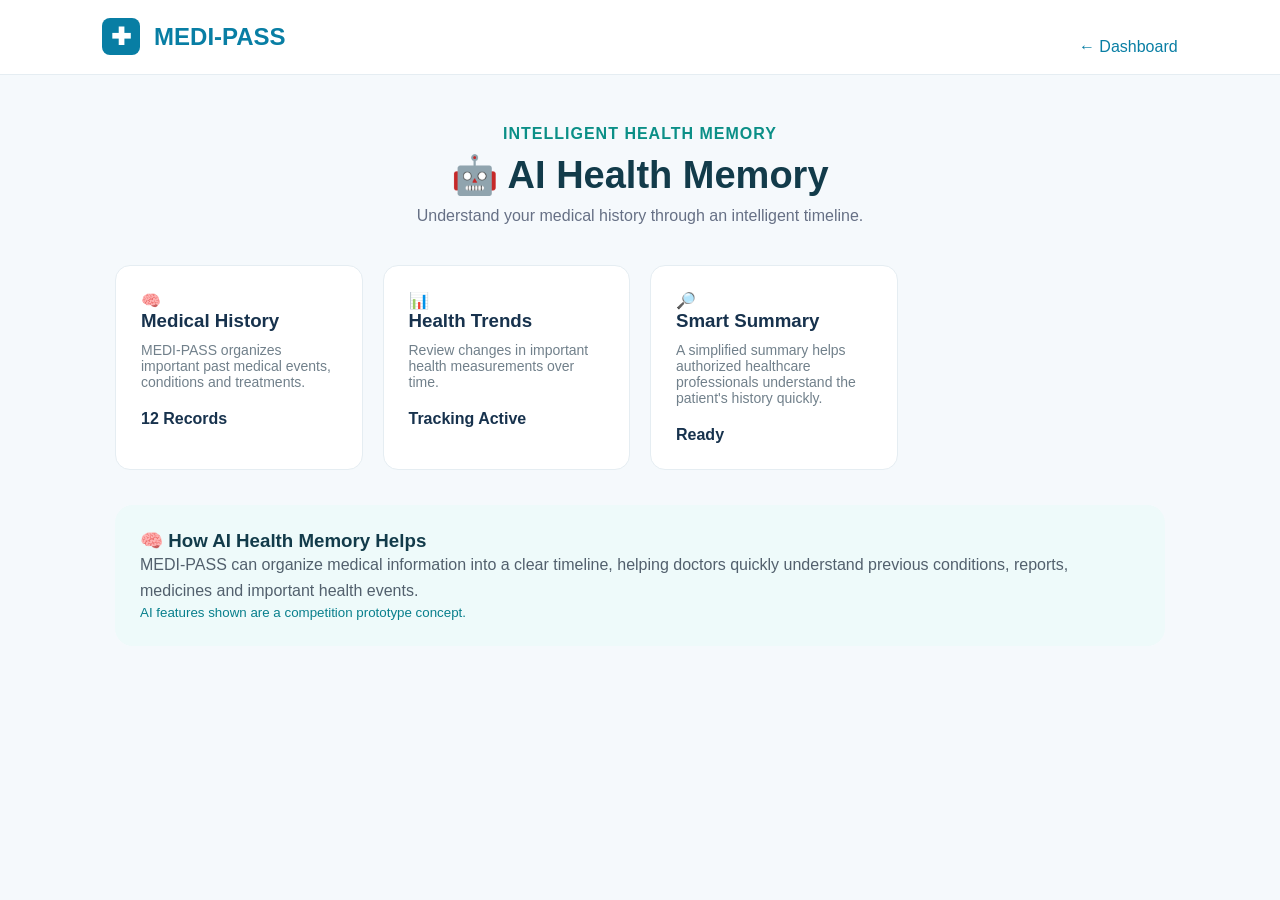
<file: ai-memory.html>
<!DOCTYPE html>
<html lang="en">

<head>
    <meta charset="UTF-8">
    <meta name="viewport" content="width=device-width, initial-scale=1.0">

    <title>MEDI-PASS | AI Health Memory</title>

    <link rel="stylesheet" href="style.css">
</head>

<body>

    <header class="navbar">

        <div class="logo">
            <span>✚</span> MEDI-PASS
        </div>

        <a href="dashboard.html" class="back-button">
            ← Dashboard
        </a>

    </header>


    <main class="vitals-page">

        <div class="vitals-header">

            <p>INTELLIGENT HEALTH MEMORY</p>

            <h1>🤖 AI Health Memory</h1>

            <span>
                Understand your medical history through an intelligent timeline.
            </span>

        </div>


        <section class="dashboard-grid">

            <div class="dashboard-card">

                <div class="card-icon">🧠</div>

                <h3>Medical History</h3>

                <p>
                    MEDI-PASS organizes important past medical events,
                    conditions and treatments.
                </p>

                <strong>12 Records</strong>

            </div>


            <div class="dashboard-card">

                <div class="card-icon">📊</div>

                <h3>Health Trends</h3>

                <p>
                    Review changes in important health measurements
                    over time.
                </p>

                <strong>Tracking Active</strong>

            </div>


            <div class="dashboard-card">

                <div class="card-icon">🔎</div>

                <h3>Smart Summary</h3>

                <p>
                    A simplified summary helps authorized healthcare
                    professionals understand the patient's history quickly.
                </p>

                <strong>Ready</strong>

            </div>

        </section>


        <section class="vital-note">

            <h3>🧠 How AI Health Memory Helps</h3>

            <p>
                MEDI-PASS can organize medical information into a
                clear timeline, helping doctors quickly understand
                previous conditions, reports, medicines and important
                health events.
            </p>

            <small>
                AI features shown are a competition prototype concept.
            </small>

        </section>

    </main>

</body>

</html>
</file>
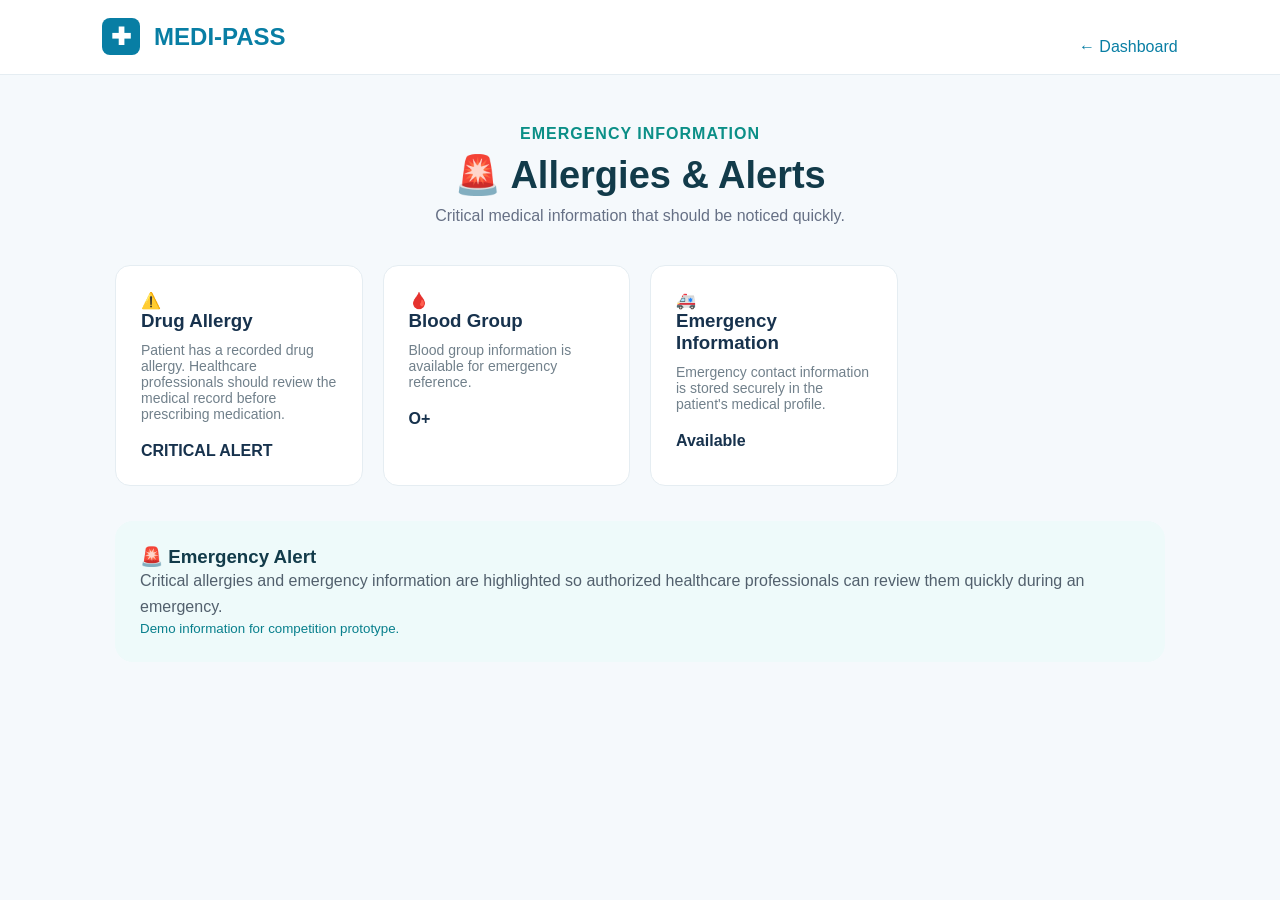
<file: allergies.html>
<!DOCTYPE html>
<html lang="en">

<head>
    <meta charset="UTF-8">
    <meta name="viewport" content="width=device-width, initial-scale=1.0">

    <title>MEDI-PASS | Allergies & Alerts</title>

    <link rel="stylesheet" href="style.css">
</head>

<body>

    <header class="navbar">

        <div class="logo">
            <span>✚</span> MEDI-PASS
        </div>

        <a href="dashboard.html" class="back-button">
            ← Dashboard
        </a>

    </header>


    <main class="vitals-page">

        <div class="vitals-header">

            <p>EMERGENCY INFORMATION</p>

            <h1>🚨 Allergies & Alerts</h1>

            <span>
                Critical medical information that should be noticed quickly.
            </span>

        </div>


        <section class="dashboard-grid">

            <div class="dashboard-card">

                <div class="card-icon">⚠️</div>

                <h3>Drug Allergy</h3>

                <p>
                    Patient has a recorded drug allergy.
                    Healthcare professionals should review the
                    medical record before prescribing medication.
                </p>

                <strong>CRITICAL ALERT</strong>

            </div>


            <div class="dashboard-card">

                <div class="card-icon">🩸</div>

                <h3>Blood Group</h3>

                <p>
                    Blood group information is available for
                    emergency reference.
                </p>

                <strong>O+</strong>

            </div>


            <div class="dashboard-card">

                <div class="card-icon">🚑</div>

                <h3>Emergency Information</h3>

                <p>
                    Emergency contact information is stored
                    securely in the patient's medical profile.
                </p>

                <strong>Available</strong>

            </div>

        </section>


        <section class="vital-note">

            <h3>🚨 Emergency Alert</h3>

            <p>
                Critical allergies and emergency information are
                highlighted so authorized healthcare professionals
                can review them quickly during an emergency.
            </p>

            <small>
                Demo information for competition prototype.
            </small>

        </section>

    </main>

</body>

</html>
</file>
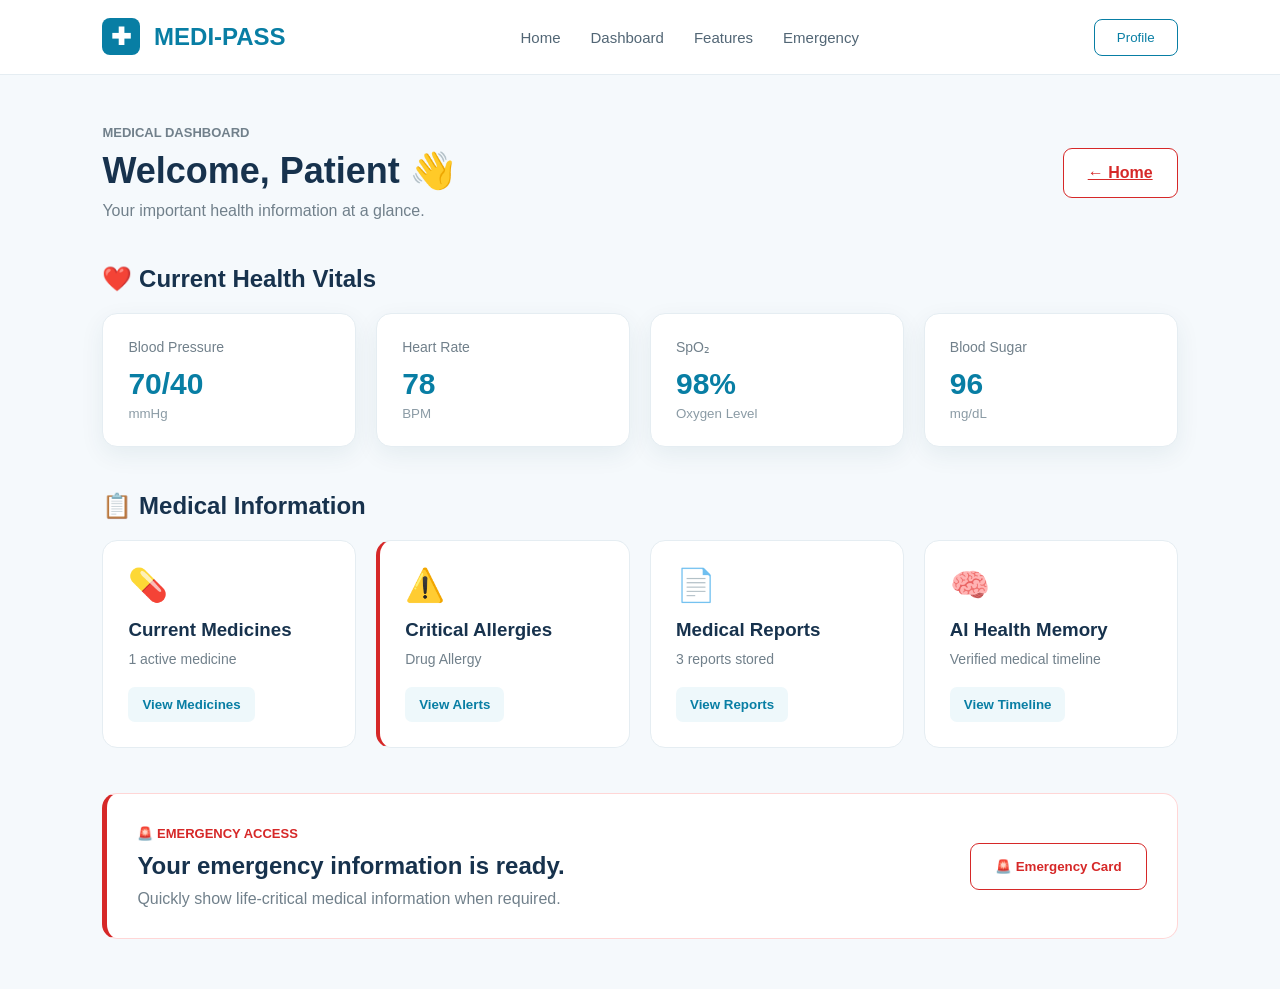
<file: dashboard.html>
<!DOCTYPE html>
<html lang="en">

<head>
    <meta charset="UTF-8">
    <meta name="viewport" content="width=device-width, initial-scale=1.0">

    <title>MEDI-PASS | Dashboard</title>

    <link rel="stylesheet" href="style.css">
</head>

<body>

    <!-- NAVBAR -->
    <header class="navbar">

        <div class="logo">
            <span>✚</span> MEDI-PASS
        </div>

        <nav>
            <a href="index.html">Home</a>
            <a href="dashboard.html">Dashboard</a>
            <a href="index.html#features">Features</a>
            <a href="index.html#emergency">Emergency</a>
        </nav>

        <button class="login-btn" onclick="loginUser()">
            Profile
        </button>

    </header>


    <!-- DASHBOARD -->
    <main class="dashboard-page">

        <div class="dashboard-header">

            <div>
                <p class="dashboard-label">MEDICAL DASHBOARD</p>

               <h1>Welcome, <span id="patientName">Patient</span> 👋</h1>
                <p>
                    Your important health information at a glance.
                </p>
            </div>

            <a href="index.html" class="secondary-btn">
                ← Home
            </a>

        </div>


        <!-- VITALS -->
        <section class="dashboard-section">

            <h2>❤️ Current Health Vitals</h2>

            <div class="vitals-grid">

                <div class="vital-card">
                    <span>Blood Pressure</span>
                    <strong>70/40</strong>
                    <small>mmHg</small>
                </div>

                <div class="vital-card">
                    <span>Heart Rate</span>
                    <strong>78</strong>
                    <small>BPM</small>
                </div>

                <div class="vital-card">
                    <span>SpO₂</span>
                    <strong>98%</strong>
                    <small>Oxygen Level</small>
                </div>

                <div class="vital-card">
                    <span>Blood Sugar</span>
                    <strong>96</strong>
                    <small>mg/dL</small>
                </div>

            </div>

        </section>


        <!-- HEALTH INFORMATION -->
        <section class="dashboard-section">

            <h2>📋 Medical Information</h2>

            <div class="dashboard-grid">

                <div class="dashboard-card">

                    <div class="dashboard-icon">💊</div>

                    <h3>Current Medicines</h3>

                    <p>
                        1 active medicine
                    </p>

                    <button class="card-button">
                        View Medicines
                    </button>

                </div>


                <div class="dashboard-card alert-card">

                    <div class="dashboard-icon">⚠️</div>

                    <h3>Critical Allergies</h3>

                    <p>
                        Drug Allergy
                    </p>

                    <button class="card-button">
                        View Alerts
                    </button>

                </div>


                <div class="dashboard-card">

                    <div class="dashboard-icon">📄</div>

                    <h3>Medical Reports</h3>

                    <p>
                        3 reports stored
                    </p>

                    <button class="card-button">
                        View Reports
                    </button>

                </div>


                <div class="dashboard-card">

                    <div class="dashboard-icon">🧠</div>

                    <h3>AI Health Memory</h3>

                    <p>
                        Verified medical timeline
                    </p>

                    <button class="card-button">
                        View Timeline
                    </button>

                </div>

            </div>

        </section>


        <!-- EMERGENCY -->
        <section class="dashboard-emergency">

            <div>

                <span>🚨 EMERGENCY ACCESS</span>

                <h2>Your emergency information is ready.</h2>

                <p>
                    Quickly show life-critical medical information
                    when required.
                </p>

            </div>

            <button
                class="secondary-btn"
                onclick="emergencyCard()">

                🚨 Emergency Card

            </button>

        </section>

    </main>


    <script src="script.js"></script>
<script>
    const patientData = JSON.parse(
        localStorage.getItem("mediPassPatient")
    );

    if (patientData && patientData.name) {
        document.getElementById("patientName").textContent =
            patientData.name;
    }
</script>
</body>

</html>
</file>
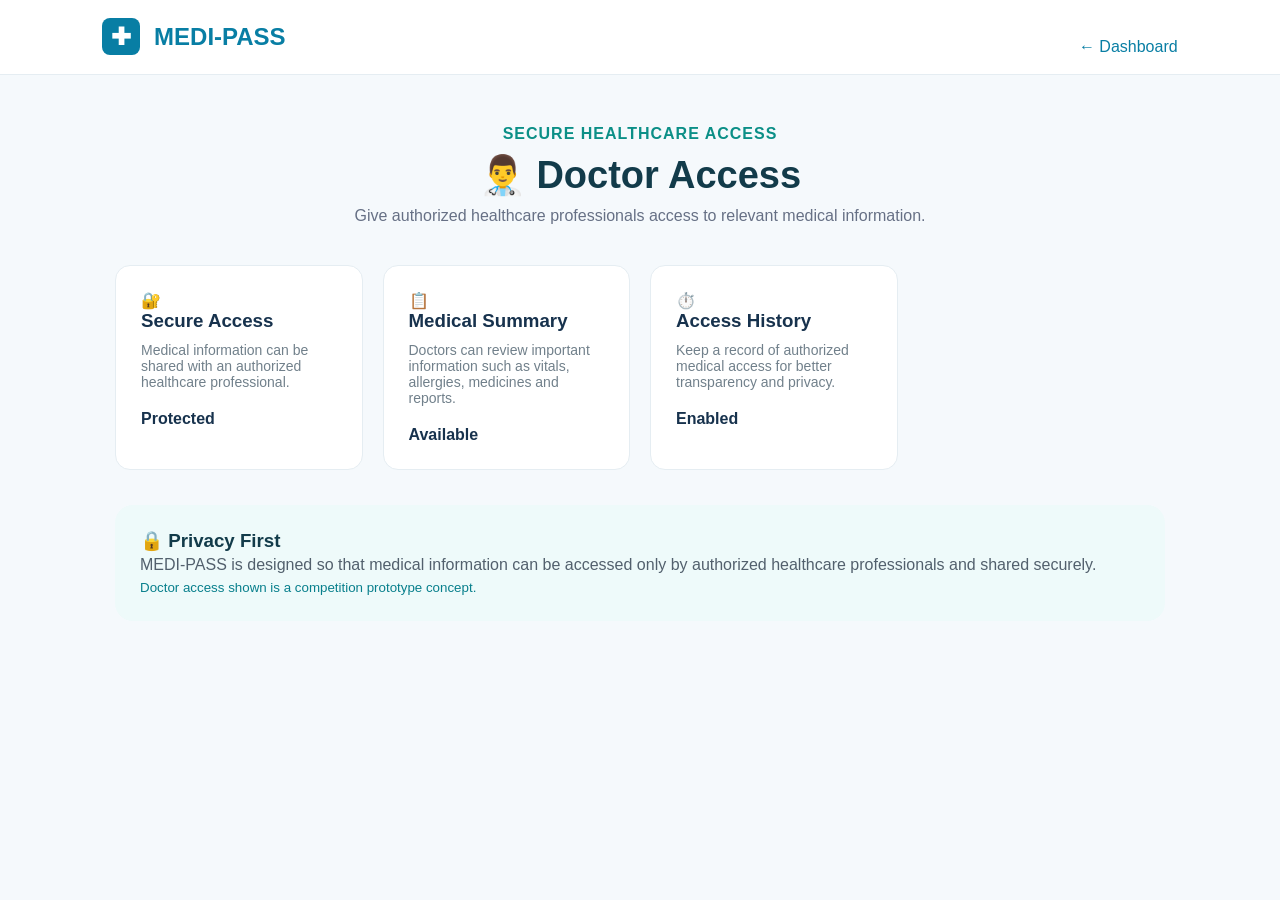
<file: doctor.html>
<!DOCTYPE html>
<html lang="en">

<head>
    <meta charset="UTF-8">
    <meta name="viewport" content="width=device-width, initial-scale=1.0">

    <title>MEDI-PASS | Doctor Access</title>

    <link rel="stylesheet" href="style.css">
</head>

<body>

    <header class="navbar">

        <div class="logo">
            <span>✚</span> MEDI-PASS
        </div>

        <a href="dashboard.html" class="back-button">
            ← Dashboard
        </a>

    </header>


    <main class="vitals-page">

        <div class="vitals-header">

            <p>SECURE HEALTHCARE ACCESS</p>

            <h1>👨‍⚕️ Doctor Access</h1>

            <span>
                Give authorized healthcare professionals access to relevant medical information.
            </span>

        </div>


        <section class="dashboard-grid">

            <div class="dashboard-card">

                <div class="card-icon">🔐</div>

                <h3>Secure Access</h3>

                <p>
                    Medical information can be shared with an
                    authorized healthcare professional.
                </p>

                <strong>Protected</strong>

            </div>


            <div class="dashboard-card">

                <div class="card-icon">📋</div>

                <h3>Medical Summary</h3>

                <p>
                    Doctors can review important information such as
                    vitals, allergies, medicines and reports.
                </p>

                <strong>Available</strong>

            </div>


            <div class="dashboard-card">

                <div class="card-icon">⏱️</div>

                <h3>Access History</h3>

                <p>
                    Keep a record of authorized medical access
                    for better transparency and privacy.
                </p>

                <strong>Enabled</strong>

            </div>

        </section>


        <section class="vital-note">

            <h3>🔒 Privacy First</h3>

            <p>
                MEDI-PASS is designed so that medical information
                can be accessed only by authorized healthcare
                professionals and shared securely.
            </p>

            <small>
                Doctor access shown is a competition prototype concept.
            </small>

        </section>

    </main>

</body>

</html>
</file>
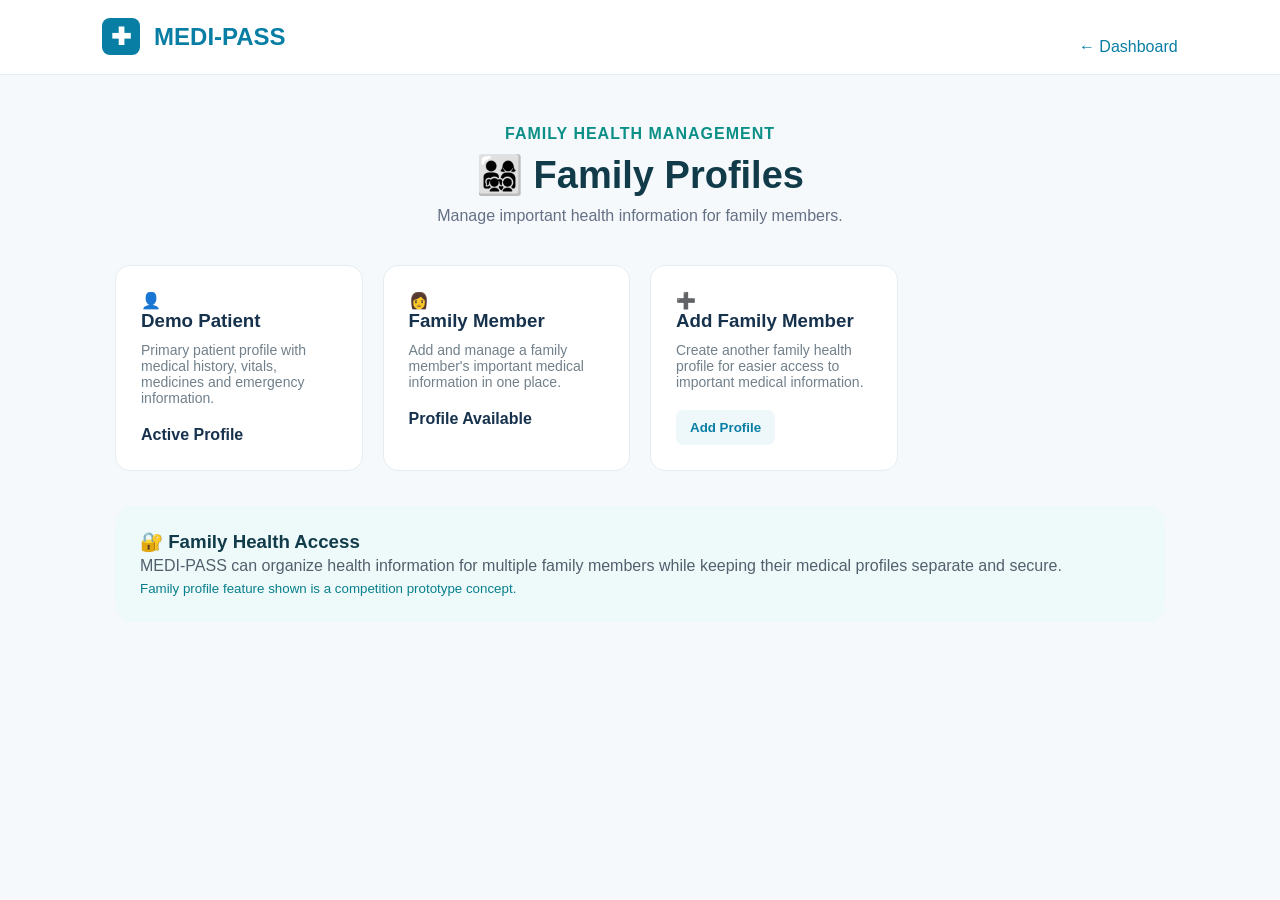
<file: family.html>
<!DOCTYPE html>
<html lang="en">

<head>
    <meta charset="UTF-8">
    <meta name="viewport" content="width=device-width, initial-scale=1.0">

    <title>MEDI-PASS | Family Profiles</title>

    <link rel="stylesheet" href="style.css">
</head>

<body>

    <header class="navbar">

        <div class="logo">
            <span>✚</span> MEDI-PASS
        </div>

        <a href="dashboard.html" class="back-button">
            ← Dashboard
        </a>

    </header>


    <main class="vitals-page">

        <div class="vitals-header">

            <p>FAMILY HEALTH MANAGEMENT</p>

            <h1>👨‍👩‍👧‍👦 Family Profiles</h1>

            <span>
                Manage important health information for family members.
            </span>

        </div>


        <section class="dashboard-grid">

            <div class="dashboard-card">

                <div class="card-icon">👤</div>

                <h3>Demo Patient</h3>

                <p>
                    Primary patient profile with medical history,
                    vitals, medicines and emergency information.
                </p>

                <strong>Active Profile</strong>

            </div>


            <div class="dashboard-card">

                <div class="card-icon">👩</div>

                <h3>Family Member</h3>

                <p>
                    Add and manage a family member's important
                    medical information in one place.
                </p>

                <strong>Profile Available</strong>

            </div>


            <div class="dashboard-card">

                <div class="card-icon">➕</div>

                <h3>Add Family Member</h3>

                <p>
                    Create another family health profile for
                    easier access to important medical information.
                </p>

                <button class="card-button">
                    Add Profile
                </button>

            </div>

        </section>


        <section class="vital-note">

            <h3>🔐 Family Health Access</h3>

            <p>
                MEDI-PASS can organize health information for
                multiple family members while keeping their
                medical profiles separate and secure.
            </p>

            <small>
                Family profile feature shown is a competition prototype concept.
            </small>

        </section>

    </main>

</body>

</html>
</file>
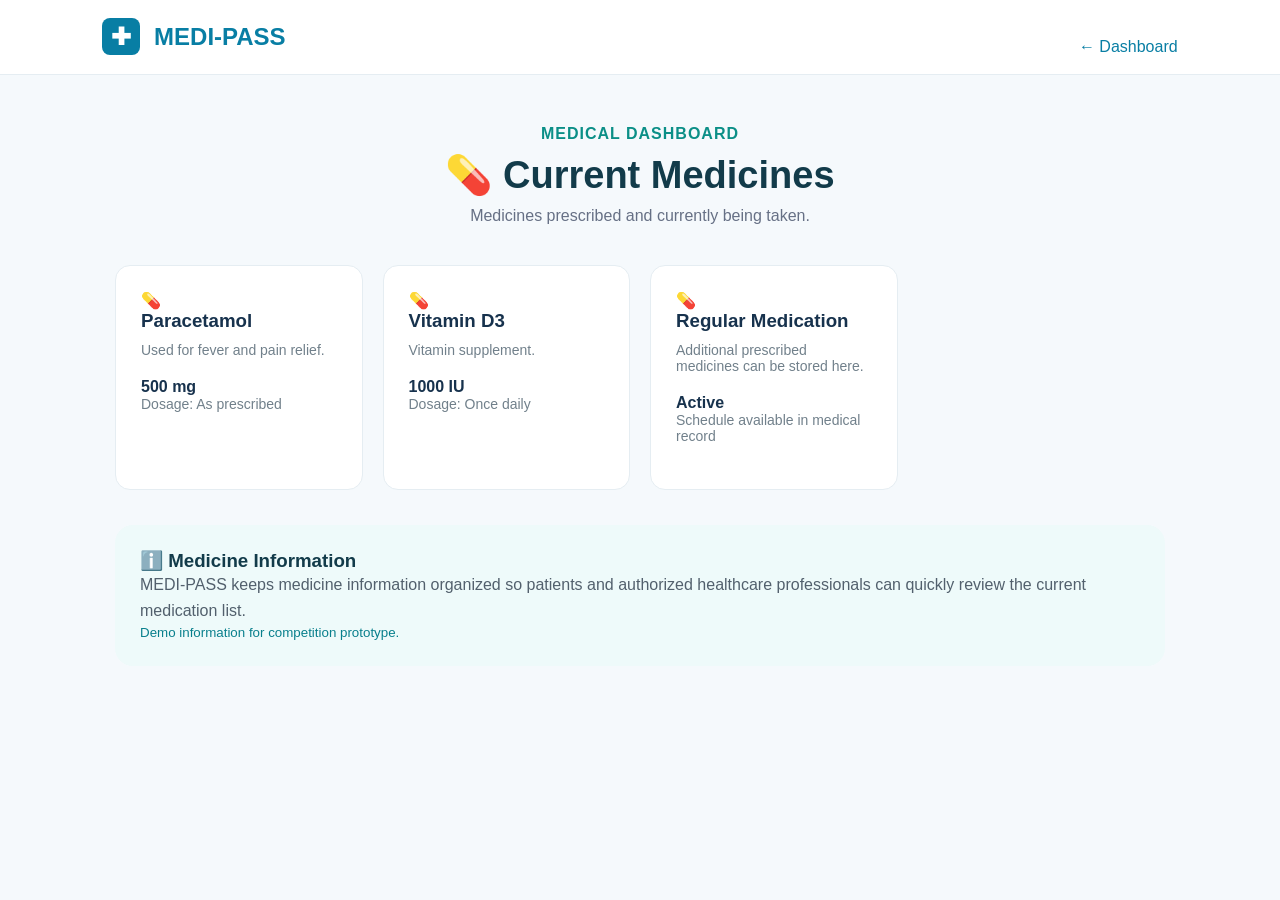
<file: medicines.html>
<!DOCTYPE html>
<html lang="en">

<head>
    <meta charset="UTF-8">
    <meta name="viewport" content="width=device-width, initial-scale=1.0">

    <title>MEDI-PASS | Medicines</title>

    <link rel="stylesheet" href="style.css">
</head>

<body>

    <header class="navbar">

        <div class="logo">
            <span>✚</span> MEDI-PASS
        </div>

        <a href="dashboard.html" class="back-button">
            ← Dashboard
        </a>

    </header>


    <main class="vitals-page">

        <div class="vitals-header">

            <p>MEDICAL DASHBOARD</p>

            <h1>💊 Current Medicines</h1>

            <span>
                Medicines prescribed and currently being taken.
            </span>

        </div>


        <section class="dashboard-grid">

            <div class="dashboard-card">

                <div class="card-icon">💊</div>

                <h3>Paracetamol</h3>

                <p>
                    Used for fever and pain relief.
                </p>

                <strong>500 mg</strong>

                <p>Dosage: As prescribed</p>

            </div>


            <div class="dashboard-card">

                <div class="card-icon">💊</div>

                <h3>Vitamin D3</h3>

                <p>
                    Vitamin supplement.
                </p>

                <strong>1000 IU</strong>

                <p>Dosage: Once daily</p>

            </div>


            <div class="dashboard-card">

                <div class="card-icon">💊</div>

                <h3>Regular Medication</h3>

                <p>
                    Additional prescribed medicines can be stored here.
                </p>

                <strong>Active</strong>

                <p>Schedule available in medical record</p>

            </div>

        </section>


        <section class="vital-note">

            <h3>ℹ️ Medicine Information</h3>

            <p>
                MEDI-PASS keeps medicine information organized
                so patients and authorized healthcare professionals
                can quickly review the current medication list.
            </p>

            <small>
                Demo information for competition prototype.
            </small>

        </section>

    </main>

</body>

</html>
</file>
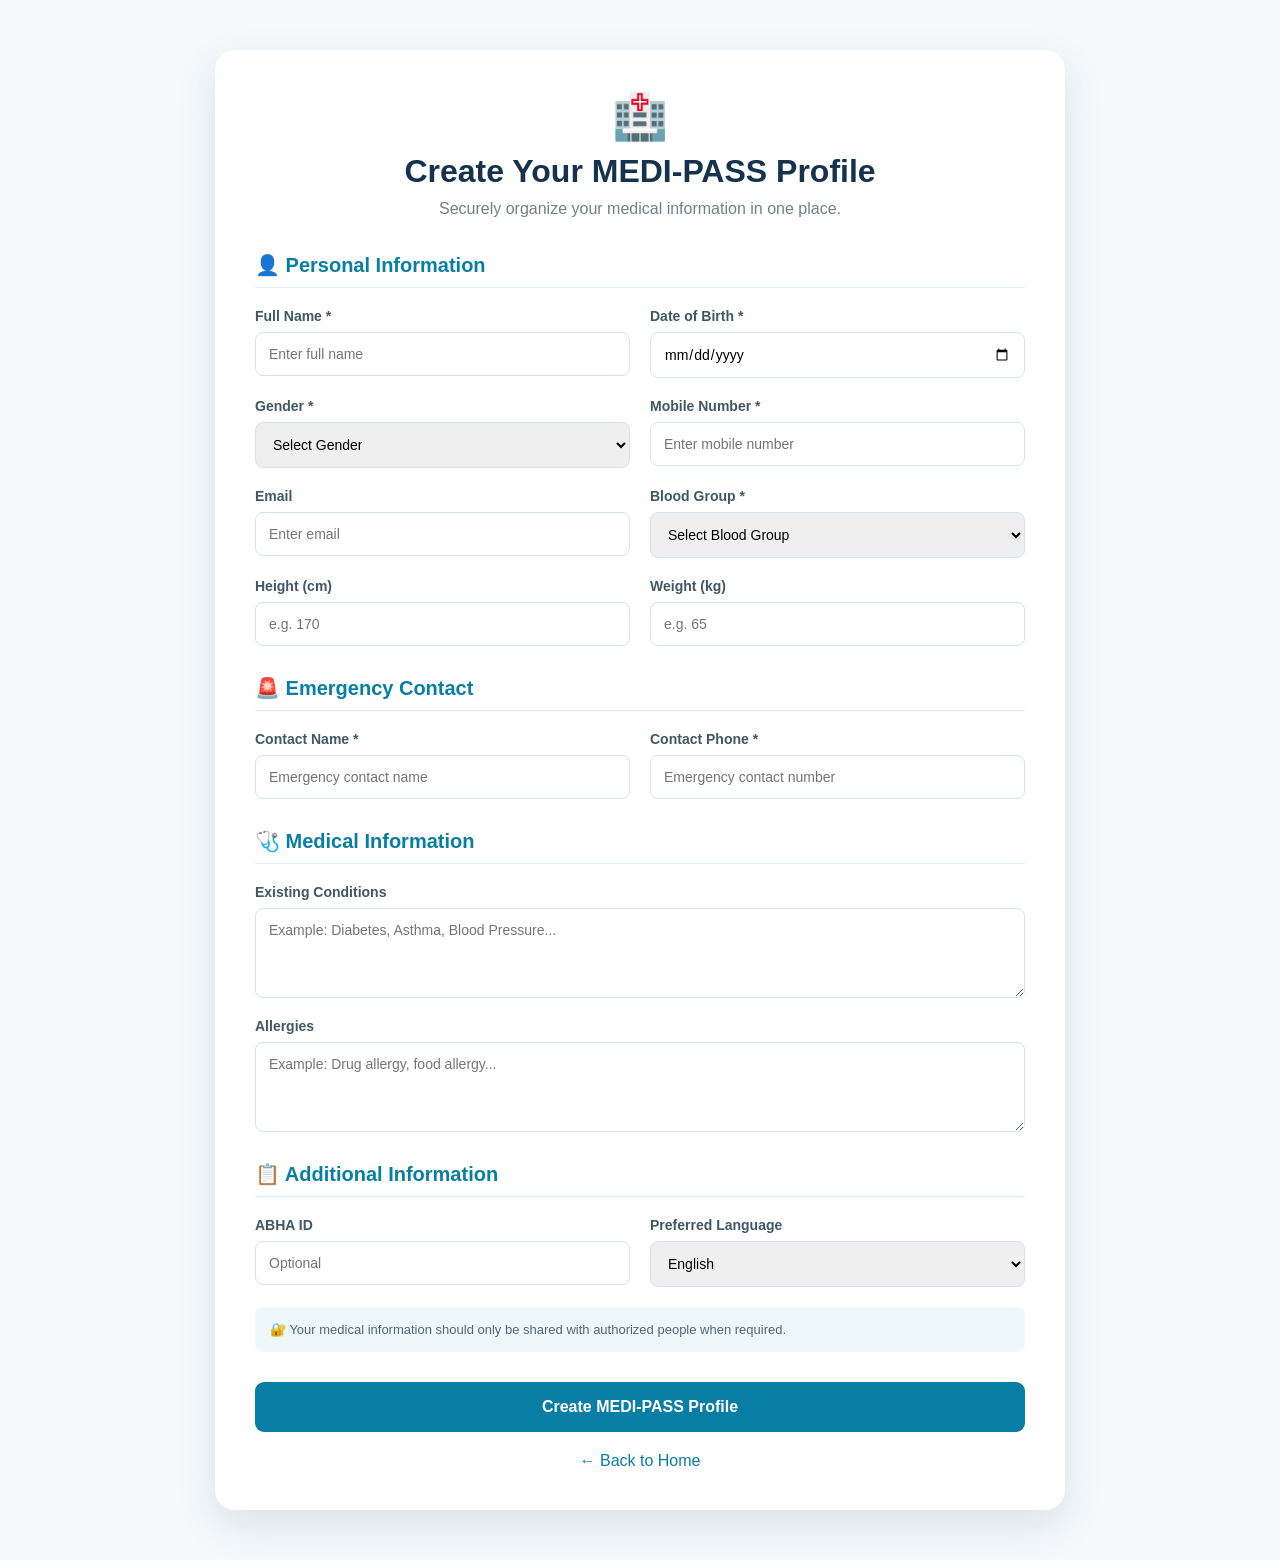
<file: register.html>
<!DOCTYPE html>
<html lang="en">

<head>
    <meta charset="UTF-8">
    <meta name="viewport" content="width=device-width, initial-scale=1.0">

    <title>MEDI-PASS | Patient Registration</title>

    <link rel="stylesheet" href="style.css">
</head>

<body>

    <section class="register-page">

        <div class="register-container">

            <div class="register-header">

                <div class="register-icon">🏥</div>

                <h1>Create Your MEDI-PASS Profile</h1>

                <p>
                    Securely organize your medical information in one place.
                </p>

            </div>


            <form onsubmit="registerPatient(event)">

                <!-- PERSONAL INFORMATION -->
                <div class="form-section">

                    <h2>👤 Personal Information</h2>

                    <div class="form-grid">

                        <div class="form-group">
                            <label>Full Name *</label>
                            <input
                                type="text"
                                id="name"
                                placeholder="Enter full name"
                                required>
                        </div>

                        <div class="form-group">
                            <label>Date of Birth *</label>
                            <input
                                type="date"
                                id="dob"
                                required>
                        </div>

                        <div class="form-group">
                            <label>Gender *</label>

                            <select id="gender" required>
                                <option value="">Select Gender</option>
                                <option>Male</option>
                                <option>Female</option>
                                <option>Other</option>
                            </select>
                        </div>

                        <div class="form-group">
                            <label>Mobile Number *</label>

                            <input
                                type="tel"
                                id="mobile"
                                placeholder="Enter mobile number"
                                required>
                        </div>

                        <div class="form-group">
                            <label>Email</label>

                            <input
                                type="email"
                                id="email"
                                placeholder="Enter email">
                        </div>

                        <div class="form-group">
                            <label>Blood Group *</label>

                            <select id="blood" required>
                                <option value="">Select Blood Group</option>
                                <option>A+</option>
                                <option>A-</option>
                                <option>B+</option>
                                <option>B-</option>
                                <option>AB+</option>
                                <option>AB-</option>
                                <option>O+</option>
                                <option>O-</option>
                            </select>
                        </div>

                        <div class="form-group">
                            <label>Height (cm)</label>

                            <input
                                type="number"
                                id="height"
                                placeholder="e.g. 170">
                        </div>

                        <div class="form-group">
                            <label>Weight (kg)</label>

                            <input
                                type="number"
                                id="weight"
                                placeholder="e.g. 65">
                        </div>

                    </div>

                </div>


                <!-- EMERGENCY CONTACT -->
                <div class="form-section">

                    <h2>🚨 Emergency Contact</h2>

                    <div class="form-grid">

                        <div class="form-group">
                            <label>Contact Name *</label>

                            <input
                                type="text"
                                id="emergencyName"
                                placeholder="Emergency contact name"
                                required>
                        </div>

                        <div class="form-group">
                            <label>Contact Phone *</label>

                            <input
                                type="tel"
                                id="emergencyPhone"
                                placeholder="Emergency contact number"
                                required>
                        </div>

                    </div>

                </div>


                <!-- MEDICAL INFORMATION -->
                <div class="form-section">

                    <h2>🩺 Medical Information</h2>

                    <div class="form-grid">

                        <div class="form-group full">

                            <label>Existing Conditions</label>

                            <textarea
                                id="conditions"
                                placeholder="Example: Diabetes, Asthma, Blood Pressure..."></textarea>

                        </div>


                        <div class="form-group full">

                            <label>Allergies</label>

                            <textarea
                                id="allergies"
                                placeholder="Example: Drug allergy, food allergy..."></textarea>

                        </div>

                    </div>

                </div>


                <!-- ABHA & LANGUAGE -->
                <div class="form-section">

                    <h2>📋 Additional Information</h2>

                    <div class="form-grid">

                        <div class="form-group">

                            <label>ABHA ID</label>

                            <input
                                type="text"
                                id="abha"
                                placeholder="Optional">
                        </div>


                        <div class="form-group">

                            <label>Preferred Language</label>

                            <select id="language">

                                <option>English</option>
                                <option>Hindi</option>
                                <option>Marathi</option>

                            </select>

                        </div>

                    </div>

                </div>


                <div class="note">

                    🔐 Your medical information should only be shared
                    with authorized people when required.

                </div>


                <button
                    type="submit"
                    class="register-button">

                    Create MEDI-PASS Profile

                </button>


                <a
                    href="index.html"
                    class="back-button">

                    ← Back to Home

                </a>

            </form>

        </div>

    </section>


    <script src="script.js"></script>

</body>

</html>
</file>
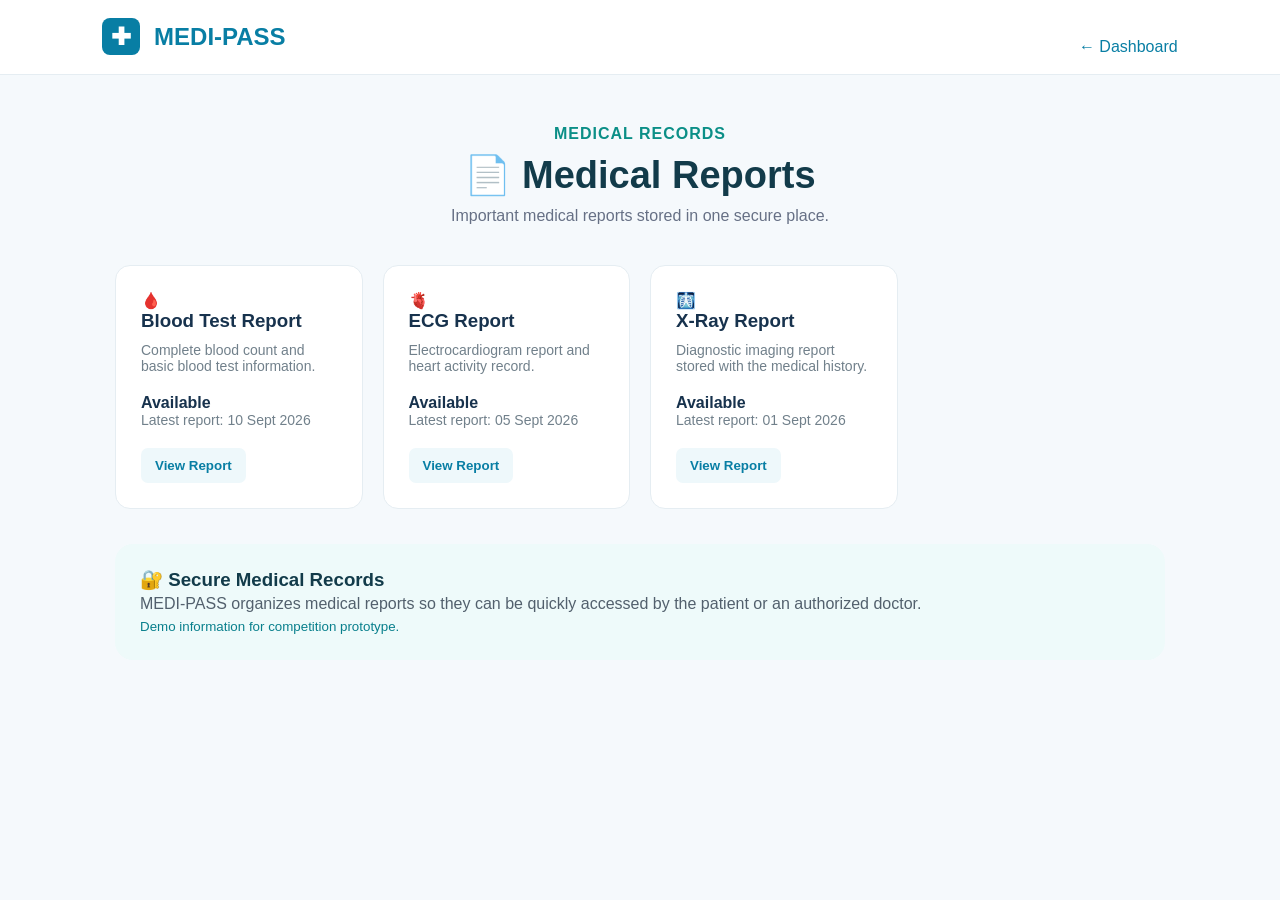
<file: reports.html>
<!DOCTYPE html>
<html lang="en">

<head>
    <meta charset="UTF-8">
    <meta name="viewport" content="width=device-width, initial-scale=1.0">

    <title>MEDI-PASS | Medical Reports</title>

    <link rel="stylesheet" href="style.css">
</head>

<body>

    <header class="navbar">

        <div class="logo">
            <span>✚</span> MEDI-PASS
        </div>

        <a href="dashboard.html" class="back-button">
            ← Dashboard
        </a>

    </header>


    <main class="vitals-page">

        <div class="vitals-header">

            <p>MEDICAL RECORDS</p>

            <h1>📄 Medical Reports</h1>

            <span>
                Important medical reports stored in one secure place.
            </span>

        </div>


        <section class="dashboard-grid">

            <div class="dashboard-card">

                <div class="card-icon">🩸</div>

                <h3>Blood Test Report</h3>

                <p>
                    Complete blood count and basic blood test information.
                </p>

                <strong>Available</strong>

                <p>Latest report: 10 Sept 2026</p>

                <button class="card-button">
                    View Report
                </button>

            </div>


            <div class="dashboard-card">

                <div class="card-icon">🫀</div>

                <h3>ECG Report</h3>

                <p>
                    Electrocardiogram report and heart activity record.
                </p>

                <strong>Available</strong>

                <p>Latest report: 05 Sept 2026</p>

                <button class="card-button">
                    View Report
                </button>

            </div>


            <div class="dashboard-card">

                <div class="card-icon">🩻</div>

                <h3>X-Ray Report</h3>

                <p>
                    Diagnostic imaging report stored with the medical history.
                </p>

                <strong>Available</strong>

                <p>Latest report: 01 Sept 2026</p>

                <button class="card-button">
                    View Report
                </button>

            </div>

        </section>


        <section class="vital-note">

            <h3>🔐 Secure Medical Records</h3>

            <p>
                MEDI-PASS organizes medical reports so they can be
                quickly accessed by the patient or an authorized doctor.
            </p>

            <small>
                Demo information for competition prototype.
            </small>

        </section>

    </main>

</body>

</html>
</file>
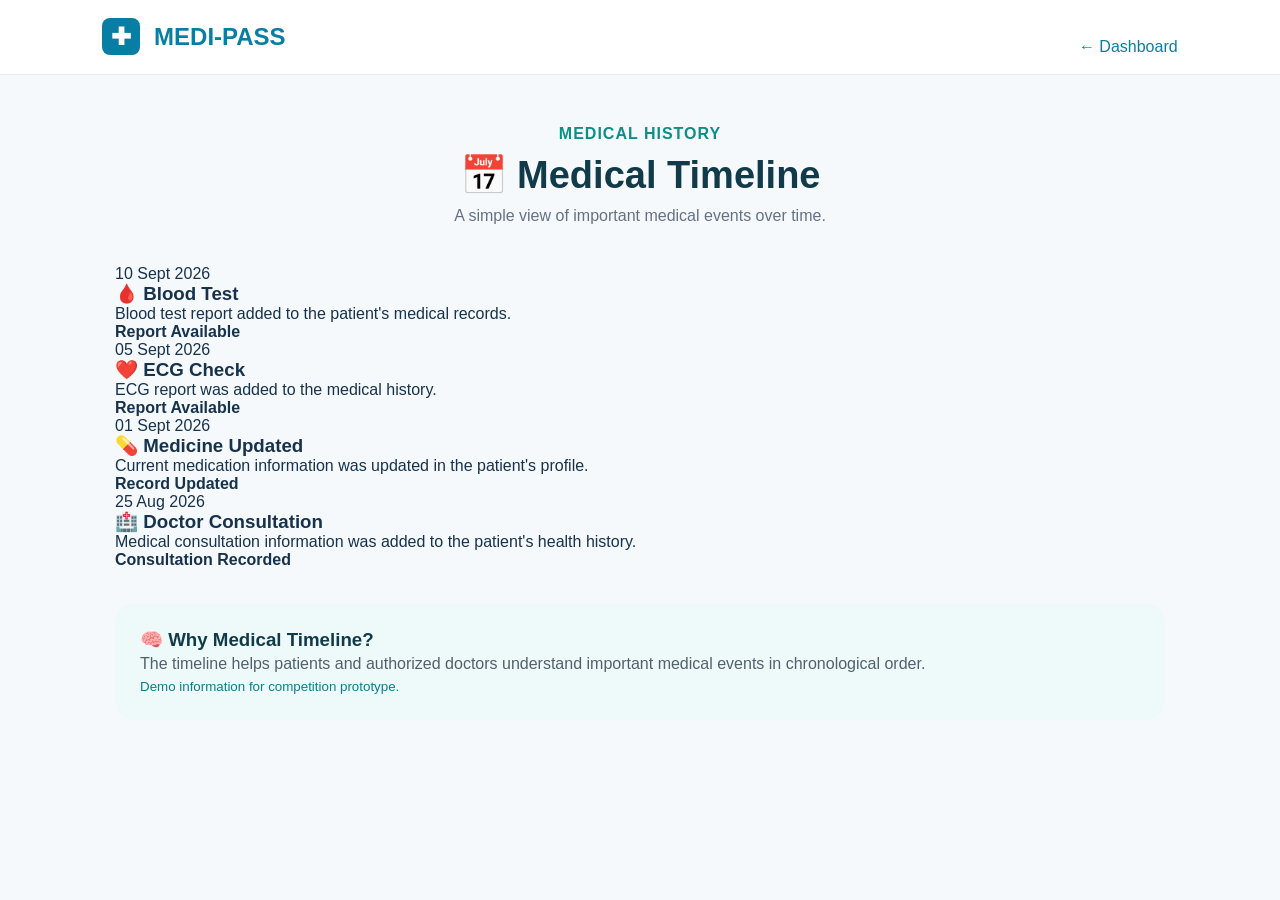
<file: timeline.html>
<!DOCTYPE html>
<html lang="en">

<head>
    <meta charset="UTF-8">
    <meta name="viewport" content="width=device-width, initial-scale=1.0">

    <title>MEDI-PASS | Medical Timeline</title>

    <link rel="stylesheet" href="style.css">
</head>

<body>

    <header class="navbar">

        <div class="logo">
            <span>✚</span> MEDI-PASS
        </div>

        <a href="dashboard.html" class="back-button">
            ← Dashboard
        </a>

    </header>


    <main class="vitals-page">

        <div class="vitals-header">

            <p>MEDICAL HISTORY</p>

            <h1>📅 Medical Timeline</h1>

            <span>
                A simple view of important medical events over time.
            </span>

        </div>


        <section class="timeline">

            <div class="timeline-item">

                <div class="timeline-date">
                    10 Sept 2026
                </div>

                <div class="timeline-card">

                    <h3>🩸 Blood Test</h3>

                    <p>
                        Blood test report added to the patient's
                        medical records.
                    </p>

                    <strong>Report Available</strong>

                </div>

            </div>


            <div class="timeline-item">

                <div class="timeline-date">
                    05 Sept 2026
                </div>

                <div class="timeline-card">

                    <h3>❤️ ECG Check</h3>

                    <p>
                        ECG report was added to the medical history.
                    </p>

                    <strong>Report Available</strong>

                </div>

            </div>


            <div class="timeline-item">

                <div class="timeline-date">
                    01 Sept 2026
                </div>

                <div class="timeline-card">

                    <h3>💊 Medicine Updated</h3>

                    <p>
                        Current medication information was updated
                        in the patient's profile.
                    </p>

                    <strong>Record Updated</strong>

                </div>

            </div>


            <div class="timeline-item">

                <div class="timeline-date">
                    25 Aug 2026
                </div>

                <div class="timeline-card">

                    <h3>🏥 Doctor Consultation</h3>

                    <p>
                        Medical consultation information was added
                        to the patient's health history.
                    </p>

                    <strong>Consultation Recorded</strong>

                </div>

            </div>

        </section>


        <section class="vital-note">

            <h3>🧠 Why Medical Timeline?</h3>

            <p>
                The timeline helps patients and authorized doctors
                understand important medical events in chronological
                order.
            </p>

            <small>
                Demo information for competition prototype.
            </small>

        </section>

    </main>

</body>

</html>
</file>
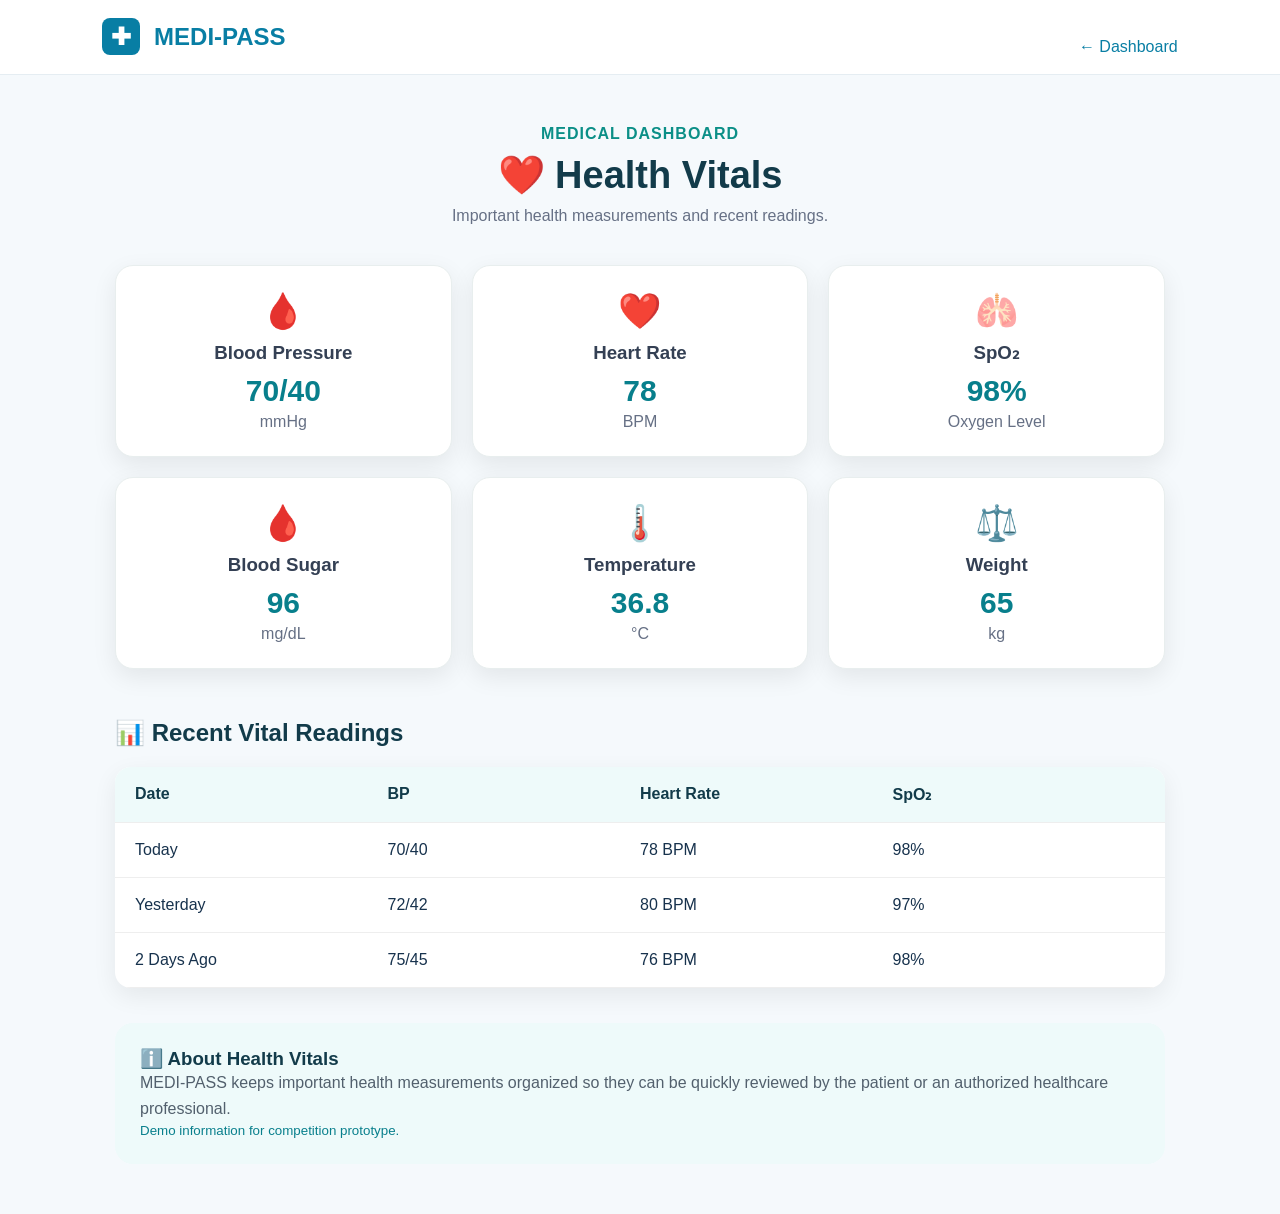
<file: vitals.html>
<!DOCTYPE html>
<html lang="en">

<head>
    <meta charset="UTF-8">
    <meta name="viewport" content="width=device-width, initial-scale=1.0">

    <title>MEDI-PASS | Health Vitals</title>

    <link rel="stylesheet" href="style.css">
</head>

<body>

    <!-- NAVBAR -->
    <header class="navbar">

        <div class="logo">
            <span>✚</span> MEDI-PASS
        </div>

        <a href="dashboard.html" class="back-button">
            ← Dashboard
        </a>

    </header>


    <!-- HEALTH VITALS PAGE -->
    <main class="vitals-page">

        <div class="vitals-header">

            <p>MEDICAL DASHBOARD</p>

            <h1>❤️ Health Vitals</h1>

            <span>
                Important health measurements and recent readings.
            </span>

        </div>


        <!-- CURRENT VITALS -->
        <section class="vitals-detail-grid">

            <div class="vital-detail-card">

                <div class="detail-icon">🩸</div>

                <h3>Blood Pressure</h3>

                <strong>70/40</strong>

                <p>mmHg</p>

            </div>


            <div class="vital-detail-card">

                <div class="detail-icon">❤️</div>

                <h3>Heart Rate</h3>

                <strong>78</strong>

                <p>BPM</p>

            </div>


            <div class="vital-detail-card">

                <div class="detail-icon">🫁</div>

                <h3>SpO₂</h3>

                <strong>98%</strong>

                <p>Oxygen Level</p>

            </div>


            <div class="vital-detail-card">

                <div class="detail-icon">🩸</div>

                <h3>Blood Sugar</h3>

                <strong>96</strong>

                <p>mg/dL</p>

            </div>


            <div class="vital-detail-card">

                <div class="detail-icon">🌡️</div>

                <h3>Temperature</h3>

                <strong>36.8</strong>

                <p>°C</p>

            </div>


            <div class="vital-detail-card">

                <div class="detail-icon">⚖️</div>

                <h3>Weight</h3>

                <strong>65</strong>

                <p>kg</p>

            </div>

        </section>


        <!-- RECENT READINGS -->
        <section class="vital-history">

            <h2>📊 Recent Vital Readings</h2>

            <div class="history-table">

                <div class="history-row history-heading">
                    <span>Date</span>
                    <span>BP</span>
                    <span>Heart Rate</span>
                    <span>SpO₂</span>
                </div>


                <div class="history-row">
                    <span>Today</span>
                    <span>70/40</span>
                    <span>78 BPM</span>
                    <span>98%</span>
                </div>


                <div class="history-row">
                    <span>Yesterday</span>
                    <span>72/42</span>
                    <span>80 BPM</span>
                    <span>97%</span>
                </div>


                <div class="history-row">
                    <span>2 Days Ago</span>
                    <span>75/45</span>
                    <span>76 BPM</span>
                    <span>98%</span>
                </div>

            </div>

        </section>


        <!-- INFORMATION -->
        <section class="vital-note">

            <h3>ℹ️ About Health Vitals</h3>

            <p>
                MEDI-PASS keeps important health measurements
                organized so they can be quickly reviewed by
                the patient or an authorized healthcare professional.
            </p>

            <small>
                Demo information for competition prototype.
            </small>

        </section>

    </main>


</body>

</html>
</file>
<file: style.css>
* {
    margin: 0;
    padding: 0;
    box-sizing: border-box;
}

body {
    font-family: Arial, sans-serif;
    background: #f5f9fc;
    color: #17324d;
}

/* ================= NAVBAR ================= */

.navbar {
    height: 75px;
    background: white;
    display: flex;
    align-items: center;
    justify-content: space-between;
    padding: 0 8%;
    border-bottom: 1px solid #e5edf2;
}

.logo {
    font-size: 24px;
    font-weight: bold;
    color: #087ea4;
}

.logo span {
    background: #087ea4;
    color: white;
    padding: 5px 9px;
    border-radius: 8px;
    margin-right: 7px;
}

nav {
    display: flex;
    gap: 30px;
}

nav a {
    text-decoration: none;
    color: #526675;
    font-size: 15px;
}

nav a:hover {
    color: #087ea4;
}

.login-btn {
    border: 1px solid #087ea4;
    background: white;
    color: #087ea4;
    padding: 10px 22px;
    border-radius: 8px;
    cursor: pointer;
}

/* ================= HERO ================= */

.hero {
    min-height: 620px;
    padding: 80px 8%;
    display: flex;
    align-items: center;
    justify-content: space-between;
    gap: 60px;
}

.hero-content {
    max-width: 600px;
}

.badge {
    display: inline-block;
    background: #e6f6fa;
    color: #087ea4;
    padding: 9px 15px;
    border-radius: 20px;
    font-size: 13px;
    margin-bottom: 20px;
}

.hero h1 {
    font-size: 55px;
    line-height: 1.1;
    margin-bottom: 25px;
}

.hero h1 span {
    color: #087ea4;
}

.hero p {
    font-size: 18px;
    line-height: 1.7;
    color: #637887;
}

.hero-buttons {
    margin-top: 30px;
    display: flex;
    gap: 15px;
}

.primary-btn {
    background: #087ea4;
    color: white;
    border: none;
    padding: 15px 24px;
    border-radius: 9px;
    font-weight: bold;
    cursor: pointer;
}

.primary-btn:hover {
    background: #056783;
}

.secondary-btn {
    background: white;
    color: #d62828;
    border: 1px solid #d62828;
    padding: 15px 24px;
    border-radius: 9px;
    font-weight: bold;
    cursor: pointer;
}

.secondary-btn:hover {
    background: #fff1f1;
}

/* ================= MEDICAL CARD ================= */

.medical-card {
    width: 390px;
    background: white;
    border-radius: 22px;
    padding: 25px;
    box-shadow: 0 20px 50px rgba(20, 70, 90, 0.15);
}

.card-top {
    display: flex;
    justify-content: space-between;
    align-items: center;
}

.card-top small {
    color: #8496a3;
    font-size: 10px;
}

.card-top h2 {
    color: #087ea4;
    margin-top: 5px;
}

.cross {
    background: #087ea4;
    color: white;
    padding: 10px;
    border-radius: 8px;
}

.patient {
    display: flex;
    align-items: center;
    gap: 15px;
    margin: 30px 0 20px;
}

.avatar {
    width: 50px;
    height: 50px;
    background: #dff3f8;
    color: #087ea4;
    border-radius: 50%;
    display: flex;
    align-items: center;
    justify-content: center;
    font-weight: bold;
}

.patient p {
    font-size: 13px;
    color: #778996;
}

.warning {
    background: #fff1f1;
    color: #c62828;
    padding: 15px;
    border-radius: 10px;
    font-size: 12px;
}

.warning strong {
    display: block;
    margin-top: 5px;
    font-size: 15px;
}

.card-info {
    display: flex;
    justify-content: space-between;
    margin: 25px 0;
}

.card-info small {
    display: block;
    color: #8b9ba5;
    font-size: 10px;
}

.card-info strong {
    display: block;
    margin-top: 5px;
}

.qr {
    text-align: center;
    border-top: 1px solid #edf1f3;
    padding-top: 20px;
}

.qr-box {
    font-size: 70px;
}

.qr p {
    color: #71808b;
    font-size: 10px;
}

/* ================= FEATURES ================= */

.features {
    background: white;
    padding: 80px 8%;
}

.section-heading span {
    color: #087ea4;
    font-size: 12px;
    font-weight: bold;
}

.section-heading h2 {
    font-size: 38px;
    margin-top: 12px;
}

.feature-grid {
    display: grid;
    grid-template-columns: repeat(4, 1fr);
    gap: 20px;
    margin-top: 45px;
}

.feature-card {
    padding: 28px;
    background: white;
    border: 1px solid #e5edf2;
    border-radius: 15px;
    transition: 0.3s;
}

.feature-card:hover {
    transform: translateY(-5px);
    box-shadow: 0 10px 30px rgba(20, 70, 90, 0.1);
}

.icon {
    font-size: 30px;
    margin-bottom: 20px;
}

.feature-card h3 {
    margin-bottom: 12px;
}

.feature-card p {
    color: #71808b;
    line-height: 1.6;
    font-size: 14px;
}

/* ================= EMERGENCY ================= */

.emergency-section {
    padding: 80px 8%;
    background: #eef8fb;
    display: flex;
    justify-content: space-between;
    gap: 50px;
}

.emergency-section h2 {
    font-size: 40px;
    margin: 15px 0;
}

.emergency-section p {
    max-width: 600px;
    color: #657987;
    line-height: 1.7;
    margin-bottom: 25px;
}

.emergency-label {
    color: #d62828;
    font-weight: bold;
    font-size: 13px;
}

.emergency-box {
    background: white;
    padding: 25px;
    width: 400px;
    border-radius: 15px;
    box-shadow: 0 10px 30px rgba(20, 70, 90, 0.1);
}

.emergency-box h3 {
    margin-bottom: 20px;
}

.emergency-item {
    display: flex;
    justify-content: space-between;
    padding: 15px 0;
    border-bottom: 1px solid #edf1f3;
}

.emergency-item span {
    color: #71808b;
}

.danger strong {
    color: #d62828;
}

/* ================= FOOTER ================= */

footer {
    background: #123047;
    color: white;
    padding: 50px 8%;
    text-align: center;
}

footer .logo {
    margin-bottom: 15px;
}

footer p {
    color: #b8c7d0;
    margin-bottom: 20px;
}

footer small {
    color: #91a5b1;
}

/* ================= MOBILE ================= */

@media (max-width: 900px) {

    .navbar {
        padding: 0 5%;
    }

    nav {
        display: none;
    }

    .hero {
        flex-direction: column;
        padding: 50px 5%;
    }

    .hero h1 {
        font-size: 40px;
    }

    .medical-card {
        width: 100%;
        max-width: 390px;
    }

    .feature-grid {
        grid-template-columns: repeat(2, 1fr);
    }

    .emergency-section {
        flex-direction: column;
        padding: 60px 5%;
    }

    .emergency-box {
        width: 100%;
    }
}

@media (max-width: 500px) {

    .feature-grid {
        grid-template-columns: 1fr;
    }

    .hero-buttons {
        flex-direction: column;
    }

    .primary-btn,
    .secondary-btn {
        width: 100%;
    }

    .hero h1 {
        font-size: 34px;
    }
}
a.primary-btn {
    display: inline-block;
    text-decoration: none;
    text-align: center;
}
/* ================= REGISTRATION PAGE ================= */

.register-page {
    min-height: 100vh;
    padding: 50px 8%;
    background: #f5f9fc;
}

.register-container {
    max-width: 850px;
    margin: auto;
    background: white;
    padding: 40px;
    border-radius: 20px;
    box-shadow: 0 15px 40px rgba(20, 70, 90, 0.12);
}

.register-header {
    text-align: center;
    margin-bottom: 35px;
}

.register-icon {
    font-size: 45px;
}

.register-header h1 {
    margin: 10px 0;
    font-size: 32px;
}

.register-header p {
    color: #71808b;
}

.form-section {
    margin-top: 30px;
}

.form-section h2 {
    color: #087ea4;
    font-size: 20px;
    margin-bottom: 20px;
    border-bottom: 1px solid #e5edf2;
    padding-bottom: 10px;
}

.form-grid {
    display: grid;
    grid-template-columns: 1fr 1fr;
    gap: 20px;
}

.form-group {
    display: flex;
    flex-direction: column;
}

.form-group.full {
    grid-column: 1 / -1;
}

.form-group label {
    margin-bottom: 8px;
    font-weight: bold;
    font-size: 14px;
    color: #405766;
}

.form-group input,
.form-group select,
.form-group textarea {
    padding: 13px;
    border: 1px solid #d8e3e9;
    border-radius: 8px;
    font-size: 14px;
    outline: none;
    font-family: Arial, sans-serif;
}

.form-group input:focus,
.form-group select:focus,
.form-group textarea:focus {
    border-color: #087ea4;
}

.form-group textarea {
    min-height: 90px;
    resize: vertical;
}

.note {
    margin-top: 20px;
    padding: 15px;
    background: #eef8fb;
    border-radius: 8px;
    color: #526675;
    font-size: 13px;
}

.register-button {
    width: 100%;
    margin-top: 30px;
    padding: 16px;
    background: #087ea4;
    color: white;
    border: none;
    border-radius: 9px;
    font-size: 16px;
    font-weight: bold;
    cursor: pointer;
}

.register-button:hover {
    background: #056783;
}

.back-button {
    display: block;
    text-align: center;
    margin-top: 20px;
    color: #087ea4;
    text-decoration: none;
}

.back-button:hover {
    text-decoration: underline;
}


/* ================= REGISTRATION MOBILE ================= */

@media (max-width: 500px) {

    .register-page {
        padding: 25px 5%;
    }

    .register-container {
        padding: 25px;
    }

    .register-header h1 {
        font-size: 26px;
    }

    .form-grid {
        grid-template-columns: 1fr;
    }

    .form-group.full {
        grid-column: auto;
    }
}
/* ================= DASHBOARD ================= */

.dashboard-page {
    min-height: 100vh;
    background: #f5f9fc;
    padding: 50px 8%;
}

.dashboard-header {
    display: flex;
    justify-content: space-between;
    align-items: center;
    gap: 30px;
    margin-bottom: 45px;
}

.dashboard-label {
    color: #087ea4;
    font-size: 13px;
    font-weight: bold;
    margin-bottom: 10px;
}

.dashboard-header h1 {
    font-size: 36px;
    margin-bottom: 10px;
}

.dashboard-header p {
    color: #71808b;
}

.dashboard-section {
    margin-bottom: 45px;
}

.dashboard-section h2 {
    font-size: 24px;
    margin-bottom: 20px;
}

/* VITALS */

.vitals-grid {
    display: grid;
    grid-template-columns: repeat(4, 1fr);
    gap: 20px;
}

.vital-card {
    background: white;
    padding: 25px;
    border-radius: 15px;
    border: 1px solid #e5edf2;
    box-shadow: 0 8px 25px rgba(20, 70, 90, 0.07);
}

.vital-card span {
    display: block;
    color: #71808b;
    font-size: 14px;
    margin-bottom: 12px;
}

.vital-card strong {
    font-size: 30px;
    color: #087ea4;
}

.vital-card small {
    display: block;
    color: #8b9ba5;
    margin-top: 5px;
}

/* DASHBOARD CARDS */

.dashboard-grid {
    display: grid;
    grid-template-columns: repeat(4, 1fr);
    gap: 20px;
}

.dashboard-card {
    background: white;
    padding: 25px;
    border-radius: 15px;
    border: 1px solid #e5edf2;
    transition: 0.3s;
}

.dashboard-card:hover {
    transform: translateY(-5px);
    box-shadow: 0 10px 30px rgba(20, 70, 90, 0.1);
}

.dashboard-icon {
    font-size: 32px;
    margin-bottom: 15px;
}

.dashboard-card h3 {
    margin-bottom: 10px;
}

.dashboard-card p {
    color: #71808b;
    font-size: 14px;
    margin-bottom: 20px;
}

.alert-card {
    border-left: 4px solid #d62828;
}

.card-button {
    background: #eef8fb;
    color: #087ea4;
    border: none;
    padding: 10px 14px;
    border-radius: 7px;
    cursor: pointer;
    font-weight: bold;
}

.card-button:hover {
    background: #dff3f8;
}

/* EMERGENCY */

.dashboard-emergency {
    background: white;
    border: 1px solid #ffd6d6;
    border-left: 5px solid #d62828;
    border-radius: 15px;
    padding: 30px;
    display: flex;
    justify-content: space-between;
    align-items: center;
    gap: 30px;
}

.dashboard-emergency span {
    color: #d62828;
    font-size: 13px;
    font-weight: bold;
}

.dashboard-emergency h2 {
    margin: 10px 0;
}

.dashboard-emergency p {
    color: #71808b;
}


/* DASHBOARD MOBILE */

@media (max-width: 900px) {

    .dashboard-page {
        padding: 40px 5%;
    }

    .vitals-grid {
        grid-template-columns: repeat(2, 1fr);
    }

    .dashboard-grid {
        grid-template-columns: repeat(2, 1fr);
    }

    .dashboard-header {
        align-items: flex-start;
        flex-direction: column;
    }

    .dashboard-emergency {
        flex-direction: column;
        align-items: flex-start;
    }
}

@media (max-width: 500px) {

    .vitals-grid {
        grid-template-columns: 1fr;
    }

    .dashboard-grid {
        grid-template-columns: 1fr;
    }

    .dashboard-header h1 {
        font-size: 28px;
    }

}
/* =========================
   HEALTH VITALS PAGE
========================= */

.vitals-page {
    max-width: 1100px;
    margin: 0 auto;
    padding: 50px 25px;
}

.vitals-header {
    text-align: center;
    margin-bottom: 40px;
}

.vitals-header p {
    color: #0b8f87;
    font-weight: bold;
    letter-spacing: 1px;
}

.vitals-header h1 {
    font-size: 38px;
    margin: 10px 0;
    color: #123b4a;
}

.vitals-header span {
    color: #667085;
}

/* VITAL CARDS */

.vitals-detail-grid {
    display: grid;
    grid-template-columns: repeat(3, 1fr);
    gap: 20px;
}

.vital-detail-card {
    background: white;
    padding: 25px;
    border-radius: 18px;
    text-align: center;
    box-shadow: 0 8px 25px rgba(0,0,0,0.08);
    border: 1px solid #e8eeee;
    transition: 0.3s;
}

.vital-detail-card:hover {
    transform: translateY(-5px);
}

.detail-icon {
    font-size: 35px;
    margin-bottom: 10px;
}

.vital-detail-card h3 {
    color: #344054;
    margin: 10px 0;
}

.vital-detail-card strong {
    display: block;
    font-size: 30px;
    color: #087f8c;
}

.vital-detail-card p {
    color: #667085;
    margin-top: 5px;
}

/* HISTORY */

.vital-history {
    margin-top: 50px;
}

.vital-history h2 {
    color: #123b4a;
    margin-bottom: 20px;
}

.history-table {
    background: white;
    border-radius: 16px;
    overflow: hidden;
    box-shadow: 0 8px 25px rgba(0,0,0,0.07);
}

.history-row {
    display: grid;
    grid-template-columns: 1fr 1fr 1fr 1fr;
    padding: 18px 20px;
    border-bottom: 1px solid #eeeeee;
}

.history-heading {
    font-weight: bold;
    background: #eefafa;
    color: #123b4a;
}

/* INFO BOX */

.vital-note {
    margin-top: 35px;
    background: #eefafa;
    padding: 25px;
    border-radius: 18px;
}

.vital-note h3 {
    color: #123b4a;
}

.vital-note p {
    color: #52606d;
    line-height: 1.6;
}

.vital-note small {
    color: #087f8c;
}

/* MOBILE */

@media (max-width: 768px) {

    .vitals-detail-grid {
        grid-template-columns: 1fr;
    }

    .vitals-header h1 {
        font-size: 30px;
    }

    .history-row {
        grid-template-columns: 1fr 1fr;
        gap: 10px;
    }
}
</file>
